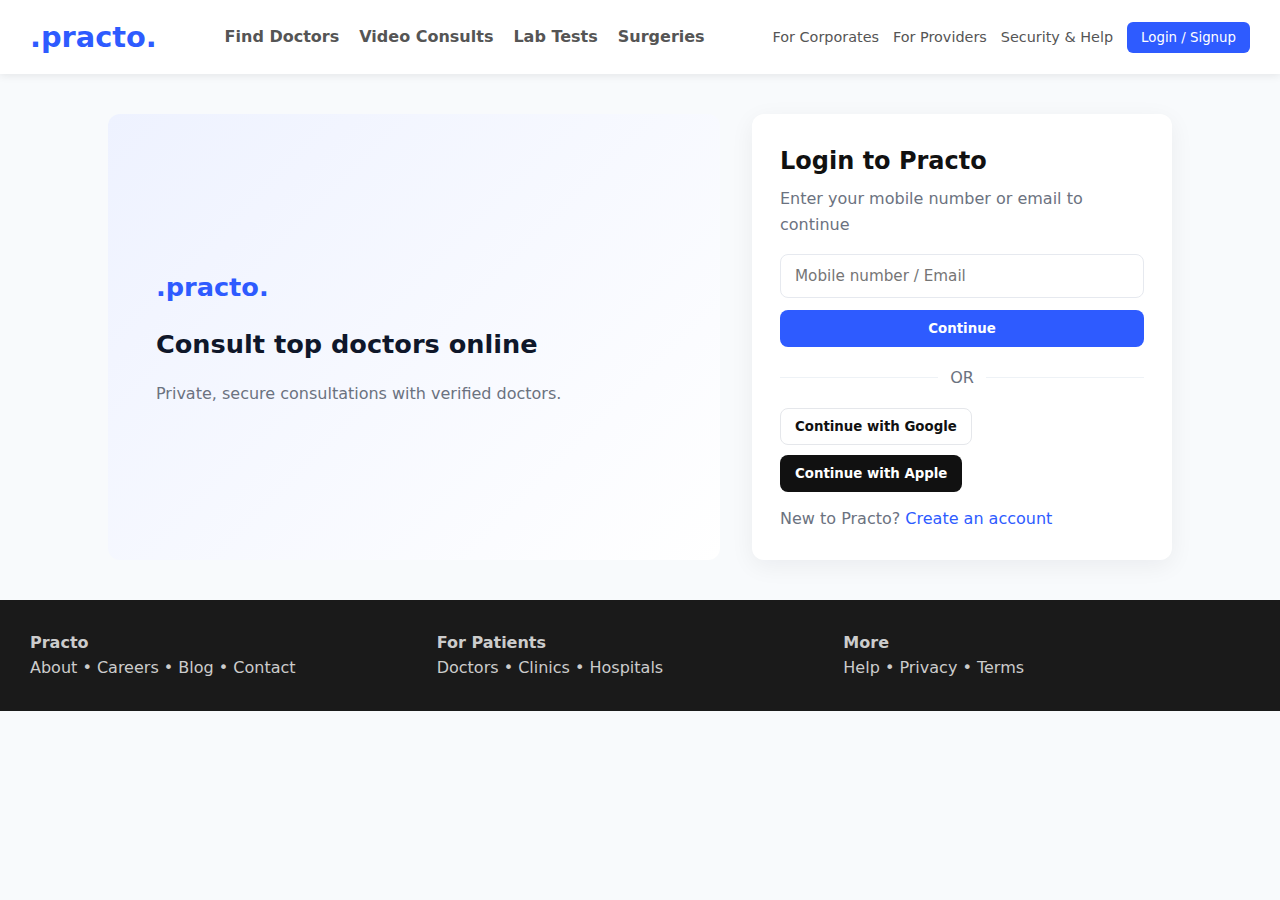
<file: PRACTO-CLONE/login.html>
<!doctype html>
<html lang="en">
<head>
  <meta charset="utf-8" />
  <meta name="viewport" content="width=device-width,initial-scale=1" />
  <title>Practo — Login</title>
  <link rel="stylesheet" href="practo.css">
  <link rel="stylesheet" href="login.css">
</head>
<body>
  <header class="header">
    <div class="logo">.practo.</div>

    <nav class="menu">
        <p>Find Doctors</p>
        <p>Video Consults</p>
        <p>Lab Tests</p>
        <p>Surgeries</p>
    </nav>

    <nav class="nav-links">
        <a href="#">For Corporates</a>
        <a href="#">For Providers</a>
        <a href="#">Security & Help</a>
        <button class="login-btn">Login / Signup</button>
    </nav>
  </header>
  <div class="wrap">
    <aside class="left">
      <div class="brand">.practo.</div>
      <h1>Consult top doctors online</h1>
      <p>Private, secure consultations with verified doctors.</p>
    </aside>

    <main class="right">
      <div class="card">
        <h2>Login to Practo</h2>
        <p class="muted">Enter your mobile number or email to continue</p>

        <form class="login-form" onsubmit="return false;">
          <label class="sr-only">Mobile or Email</label>
          <input type="text" placeholder="Mobile number / Email" aria-label="mobile or email">
          <button class="btn primary">Continue</button>
        </form>

        <div class="divider">OR</div>

        <div class="socials">
          <button class="btn google">Continue with Google</button>
          <button class="btn apple">Continue with Apple</button>
        </div>

        <p class="small">New to Practo? <a href="#">Create an account</a></p>
      </div>
    </main>
  </div>

  <footer class="footer">
    <div>
        <h4>Practo</h4>
        <p>About • Careers • Blog • Contact</p>
    </div>
    <div>
        <h4>For Patients</h4>
        <p>Doctors • Clinics • Hospitals</p>
    </div>
    <div>
        <h4>More</h4>
        <p>Help • Privacy • Terms</p>
    </div>
  </footer>
</body>
</html>
</file>
<file: PRACTO-CLONE/login.css>
:root{--blue:#2e5bff;--bg:#f8fafc;--muted:#6b7280}
*{box-sizing:border-box;margin:0;padding:0;font-family:system-ui,-apple-system,Segoe UI,Roboto,'Helvetica Neue',Arial}
body{background:var(--bg);color:#111}
.wrap{max-width:1100px;margin:40px auto;display:grid;grid-template-columns:1fr 420px;gap:32px;padding:0 18px;align-items:stretch}
.left{background:linear-gradient(135deg,#eef2ff 0%,#fff 100%);padding:48px;border-radius:12px;display:flex;flex-direction:column;justify-content:center;gap:16px}
.brand{font-weight:800;color:var(--blue);font-size:1.6rem}
.left h1{font-size:1.6rem;color:#0f172a}
.left p{color:var(--muted)}
.right{display:flex;align-items:center;justify-content:center}
.card{background:#fff;padding:28px;border-radius:12px;box-shadow:0 6px 24px rgba(13,18,31,0.06);width:100%}
.card h2{margin-bottom:6px}
.muted{color:var(--muted);margin-bottom:16px}
.login-form{display:flex;flex-direction:column;gap:12px}
.login-form input{padding:12px 14px;border:1px solid #e6e9ef;border-radius:8px;font-size:0.95rem}
.btn{display:inline-block;padding:10px 14px;border-radius:8px;border:1px solid transparent;cursor:pointer;font-weight:600}
.primary{background:var(--blue);color:#fff}
.google{background:#fff;color:#111;border:1px solid #e5e7eb}
.apple{background:#111;color:#fff}
.divider{display:flex;align-items:center;gap:12px;color:var(--muted);margin:18px 0;text-align:center}
.divider:before,.divider:after{content:'';flex:1;height:1px;background:#eef2f6}
.socials{display:flex;gap:10px;flex-wrap:wrap}
.small{color:var(--muted);margin-top:14px}
.small a{color:var(--blue);text-decoration:none}
/* footer handled by practo.css (.footer) */

/* Responsive */
@media (max-width:900px){
  .wrap{grid-template-columns:1fr;gap:18px;padding:0 14px}
  .left{order:2;padding:28px}
  .right{order:1}
  .card{padding:22px}
}

@media (max-width:420px){
  .left h1{font-size:1.2rem}
  .brand{font-size:1.2rem}
  .wrap{margin:24px auto}
}

.sr-only{position:absolute;width:1px;height:1px;padding:0;margin:-1px;overflow:hidden;clip:rect(0,0,0,0);white-space:nowrap;border:0}
</file>
<file: PRACTO-CLONE/practo.css>
/* ===== RESET ===== */
* {
    margin: 0;
    padding: 0;
    box-sizing: border-box;
    font-family: system-ui, Arial, sans-serif;
}

body {
    background: #fafbfc;
    color: #222;
    line-height: 1.6;
}

/* ===== HEADER ===== */
.header {
    display: flex;
    justify-content: space-between;
    align-items: center;
    flex-wrap: wrap;
    gap: 10px;
    padding: 14px 30px;
    background: #fff;
    box-shadow: 0 2px 8px rgba(0,0,0,.08);
    position: sticky;
    top: 0;
}

.logo {
    font-size: 1.8rem;
    font-weight: 800;
    color: #2e5bff;
}

.menu {
    display: flex;
    gap: 20px;
}

.menu p {
    cursor: pointer;
    font-weight: 600;
    color: #555;
}

.nav-links {
    display: flex;
    gap: 14px;
    align-items: center;
}

.nav-links a {
    text-decoration: none;
    color: #555;
    font-size: .9rem;
}

.login-btn {
    padding: 8px 14px;
    background: #2e5bff;
    color: white;
    border: none;
    border-radius: 6px;
    cursor: pointer;
}

/* ===== SEARCH ===== */
.search-bar {
    display: flex;
    gap: 14px;
    padding: 20px;
    background: #fff;
    justify-content: center;
    width: 100%;
    max-width: 1100px;
    margin: 18px auto;
}

.location {
    display: flex;
    gap: 8px;
    align-items: center;
}

.location img { width: 20px; height: auto; }

.search-bar input {
    flex: 1 1 auto;
    min-width: 140px;
    padding: 12px 18px;
    border-radius: 30px;
    border: 1px solid #ccc;
}

/* ===== SERVICES ===== */
.services {
    padding: 40px 20px;
    text-align: center;
}

.subtitle {
    color: #666;
    margin-bottom: 30px;
}

.service-grid {
    display: grid;
    grid-template-columns: repeat(4,1fr);
    gap: 20px;
}

.card {
    background: #fff;
    padding: 20px;
    border-radius: 12px;
    box-shadow: 0 2px 12px rgba(0,0,0,.08);
}

.card img {
    width: 70px;
}

/* ===== SPECIALITY ===== */
.speciality {
    display: flex;
    justify-content: space-between;
    align-items: center;
    padding: 40px;
}

.speciality button {
    padding: 10px 20px;
    border: none;
    background: #2e5bff;
    color: #fff;
    border-radius: 6px;
}

/* ===== DISEASE ===== */
.disease {
    display: grid;
    grid-template-columns: repeat(6,1fr);
    gap: 14px;
    padding: 20px;
}

.disease-card {
    background: #fff;
    padding: 20px;
    text-align: center;
    border-radius: 10px;
    box-shadow: 0 2px 8px rgba(0,0,0,.08);
}

/* ===== APPOINTMENT ===== */
.appointment {
    padding: 40px;
    text-align: center;
}

.clinic-images {
    display: flex;
    gap: 20px;
    justify-content: center;
    margin-top: 20px;
}

.clinic-images img {
    width: 100%;
    max-width: 250px;
    border-radius: 10px;
}

/* ===== DOWNLOAD ===== */
.download {
    display: flex;
    align-items: center;
    gap: 30px;
    padding: 40px;
}

.download img { width: 100%; max-width: 140px; height: auto; }

/* ===== FOOTER ===== */
.footer {
    background: #1a1a1a;
    color: #ccc;
    display: grid;
    grid-template-columns: repeat(3,1fr);
    padding: 30px;
}

/* ===== RESPONSIVE ===== */
@media (max-width: 900px) {
    .menu { display: none; }
    .service-grid { grid-template-columns: repeat(2,1fr); }
    .disease { grid-template-columns: repeat(3,1fr); }
}

@media (max-width: 600px) {
    .service-grid { grid-template-columns: 1fr; }
    .disease { grid-template-columns: 1fr; }
    .clinic-images { flex-direction: column; }
}
</file>
